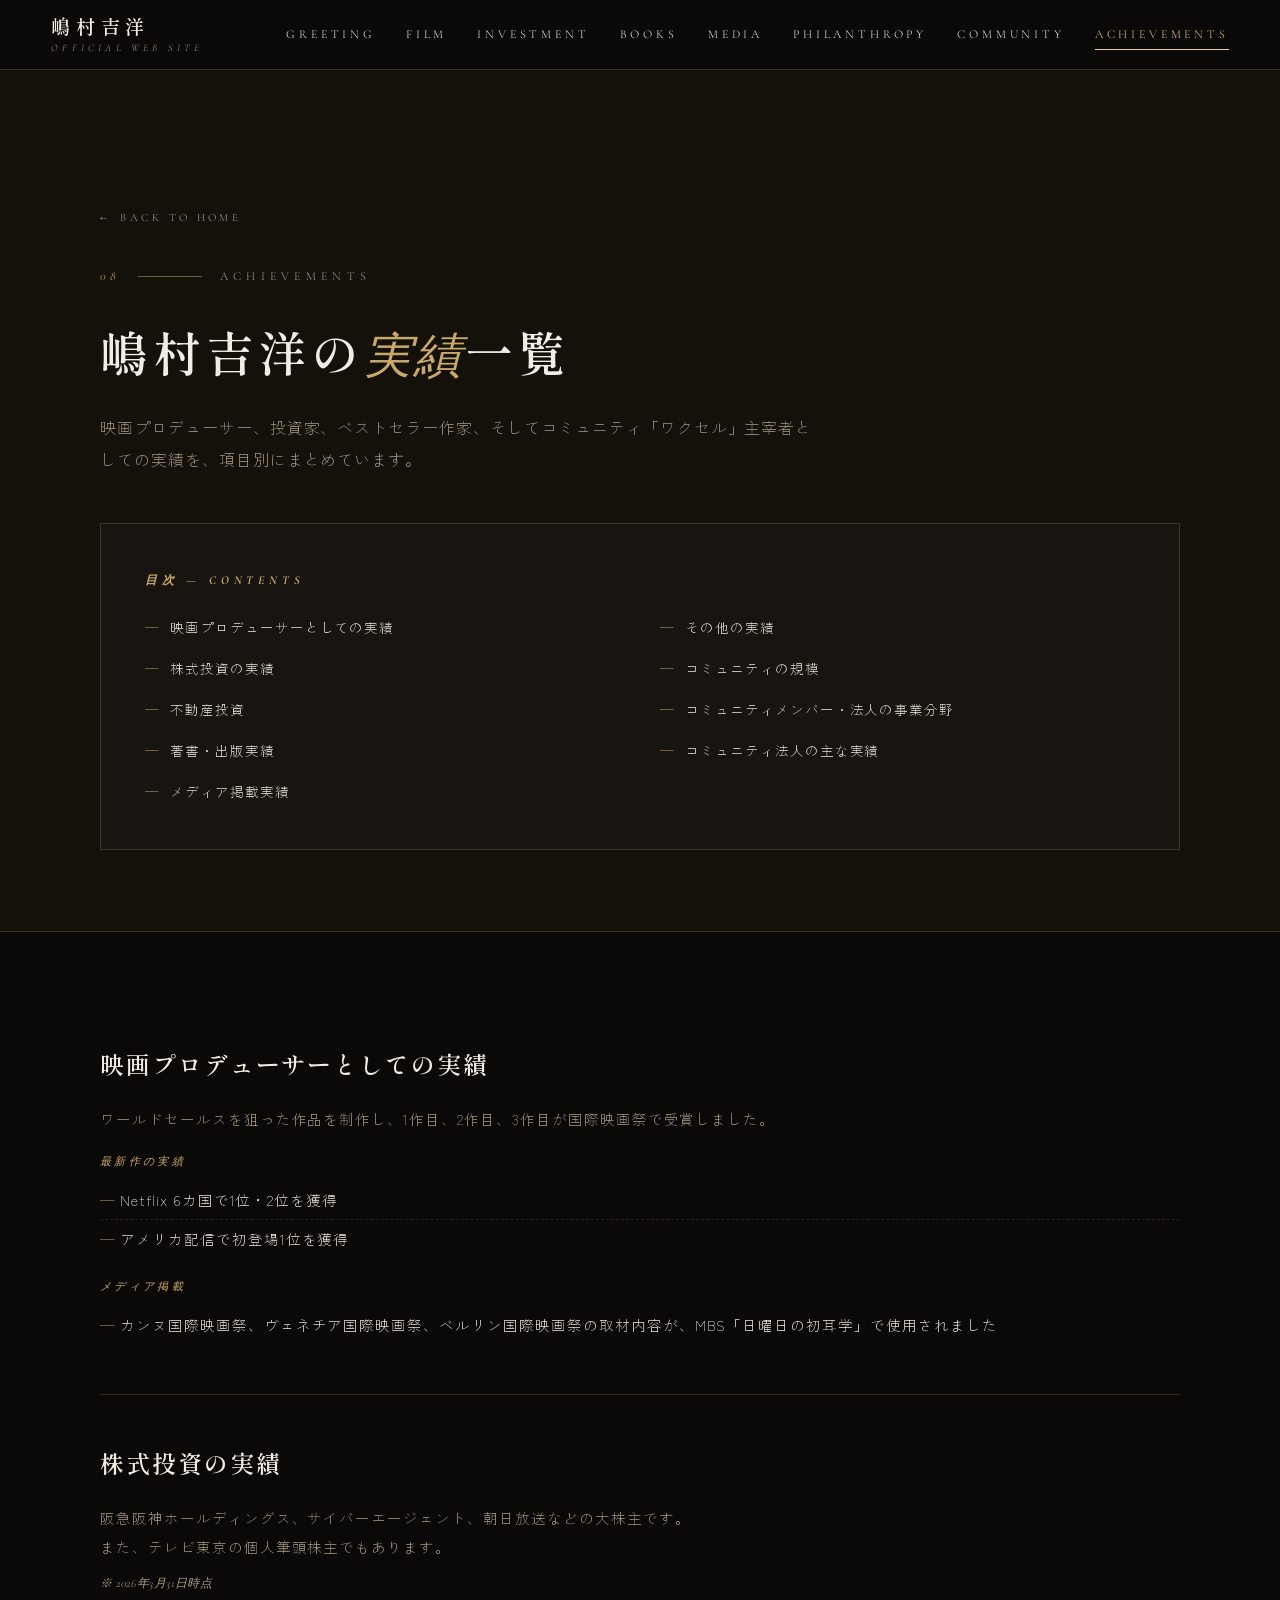
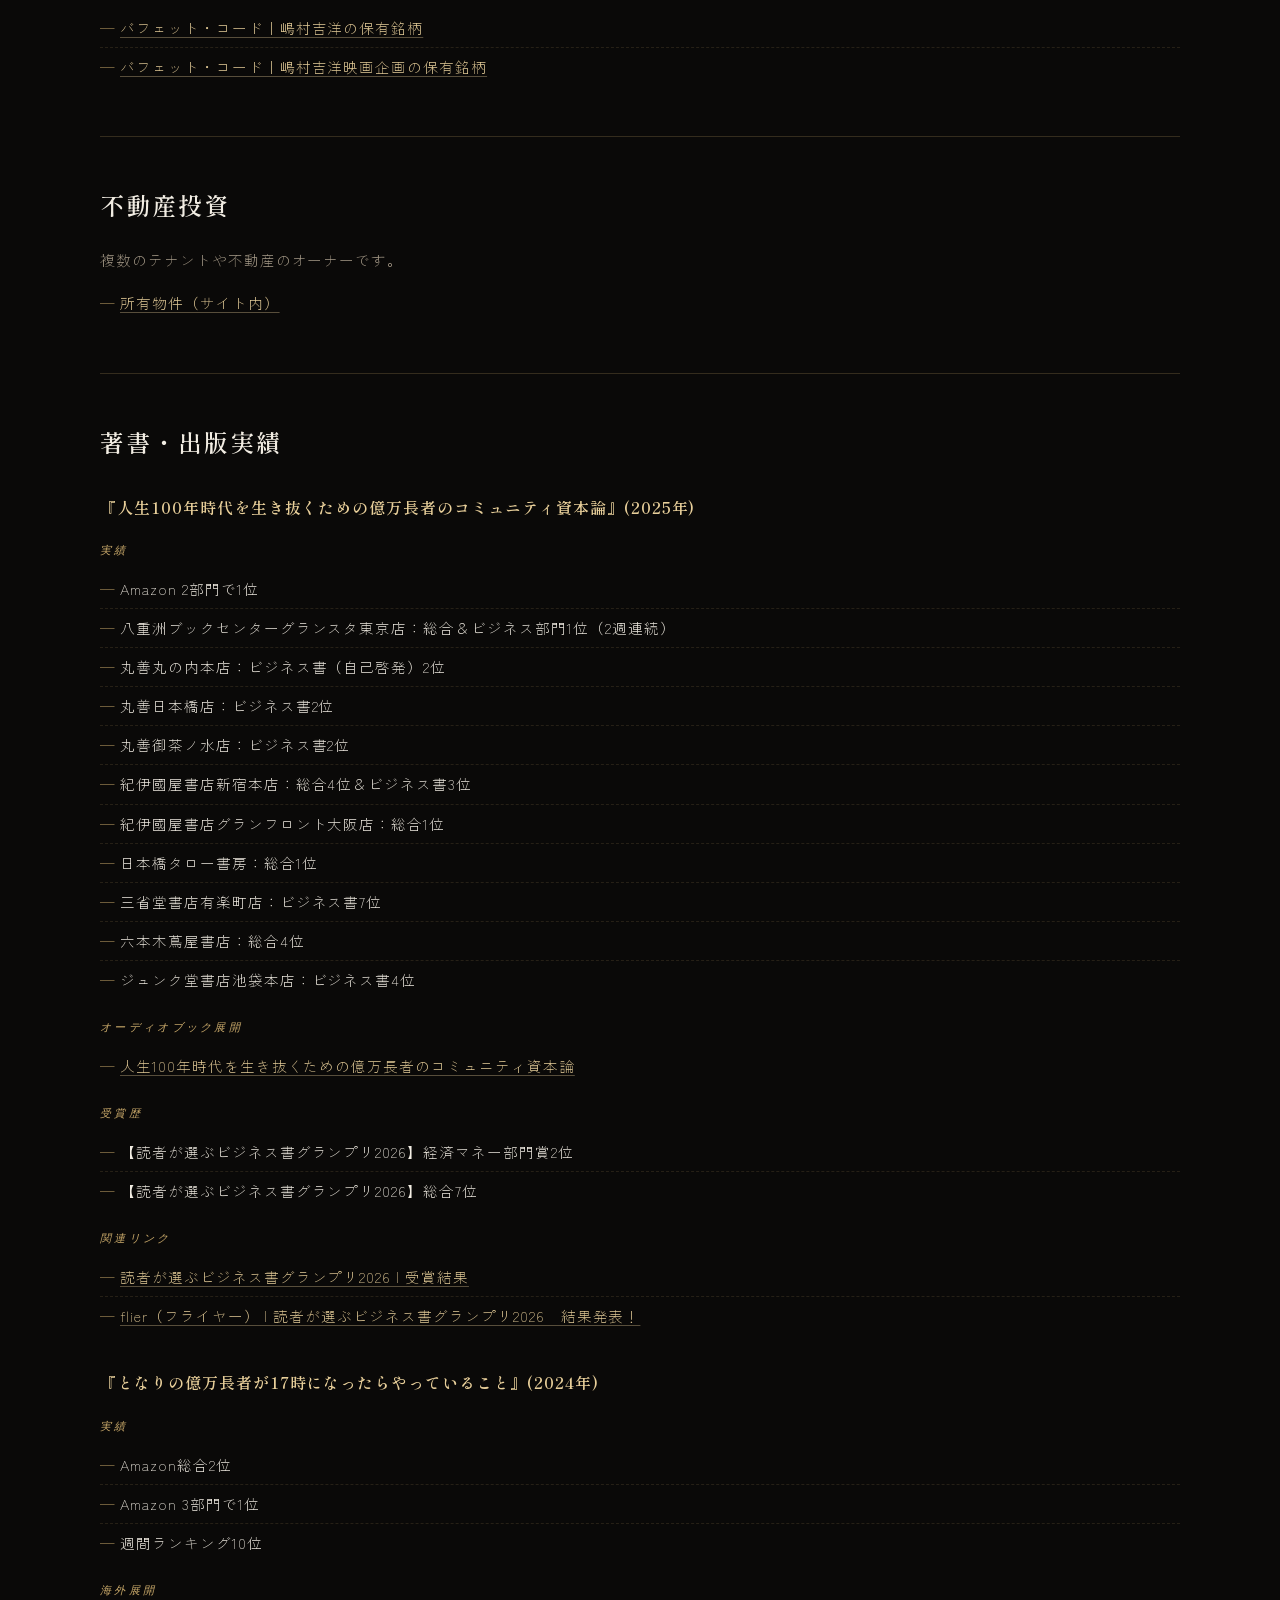
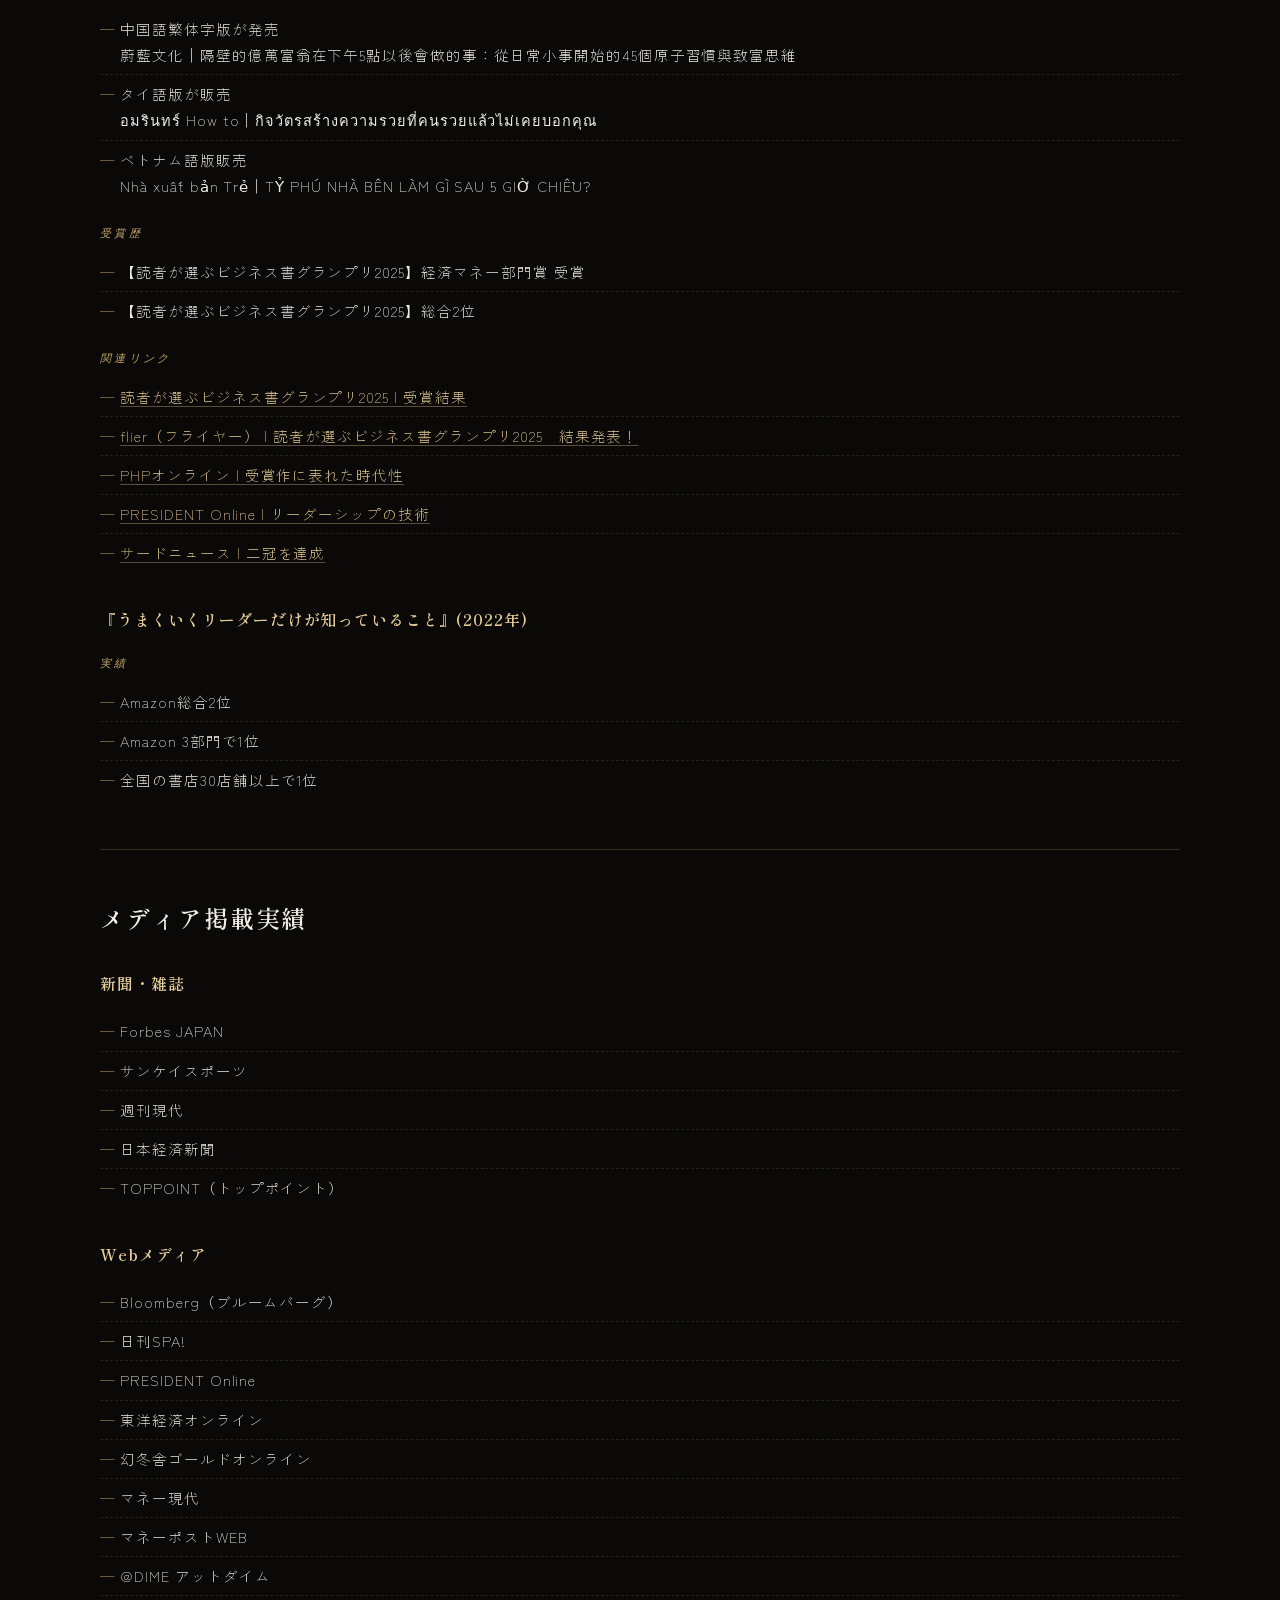
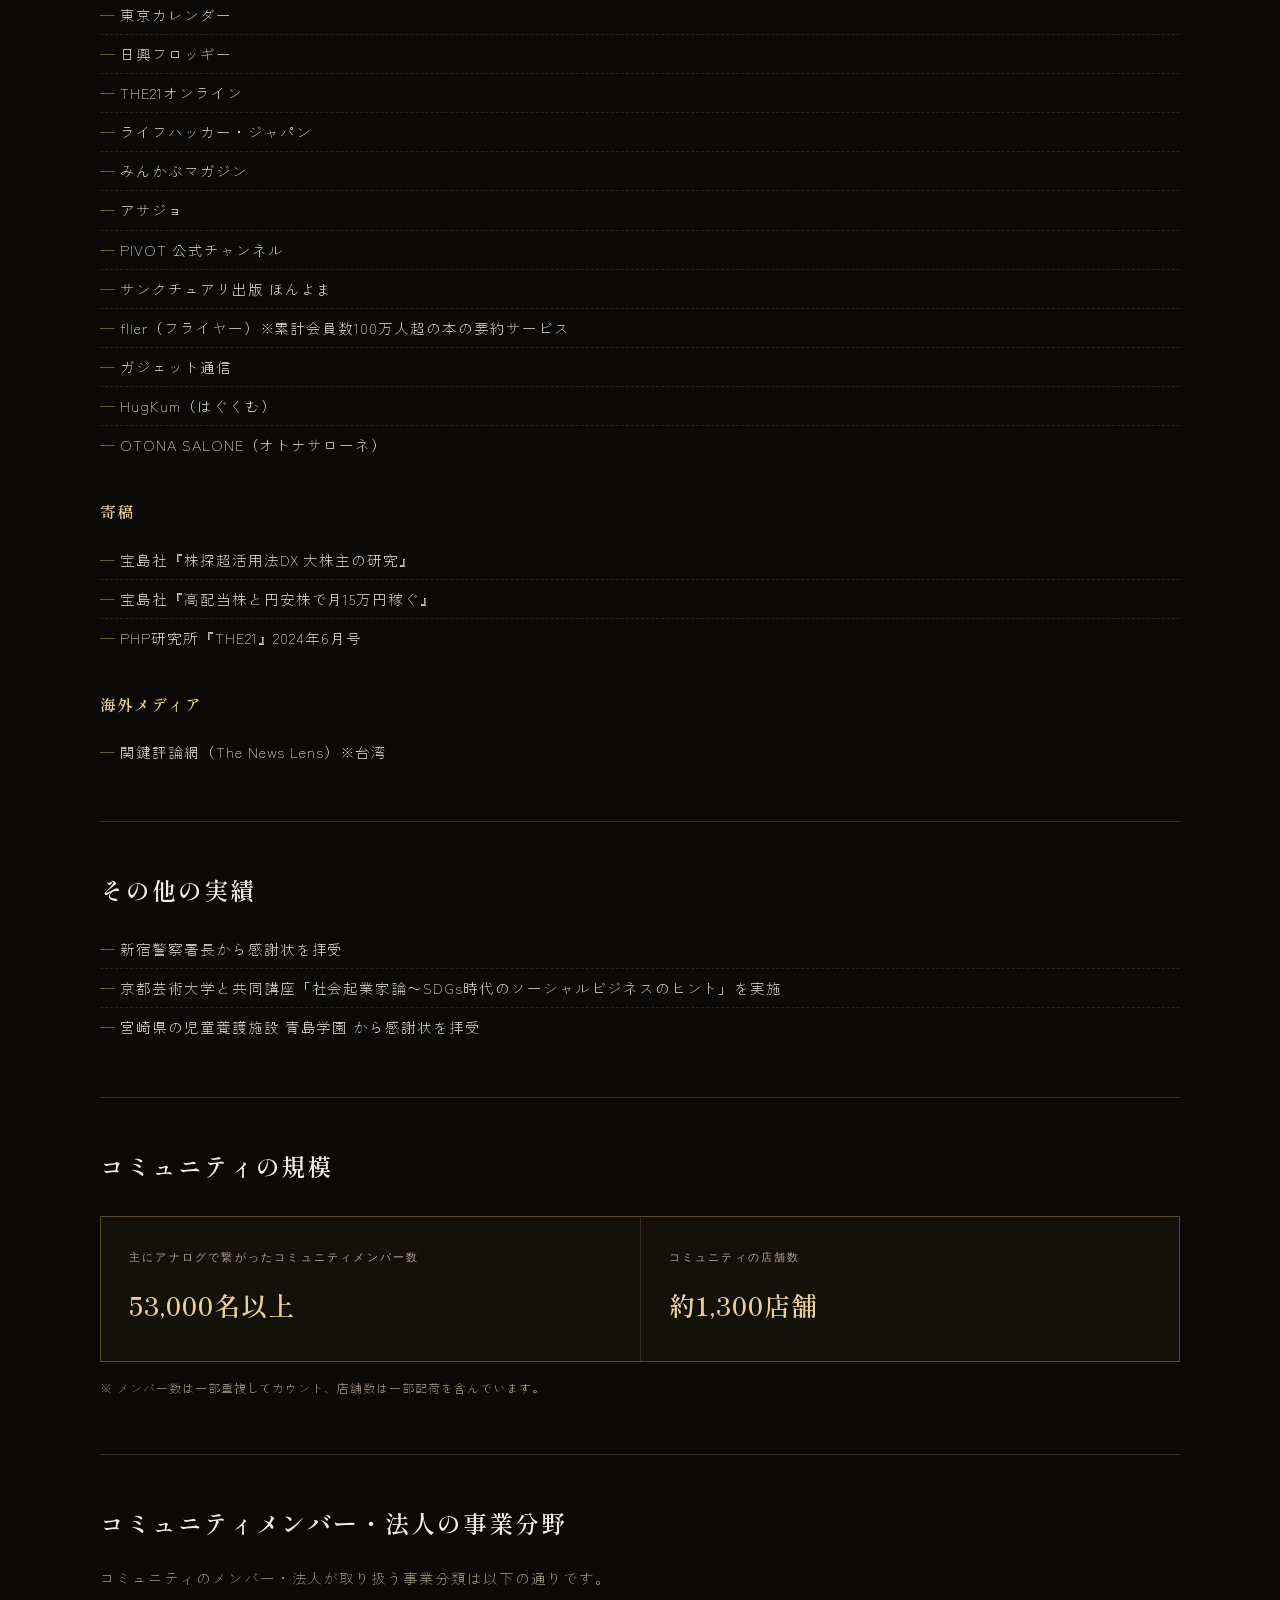
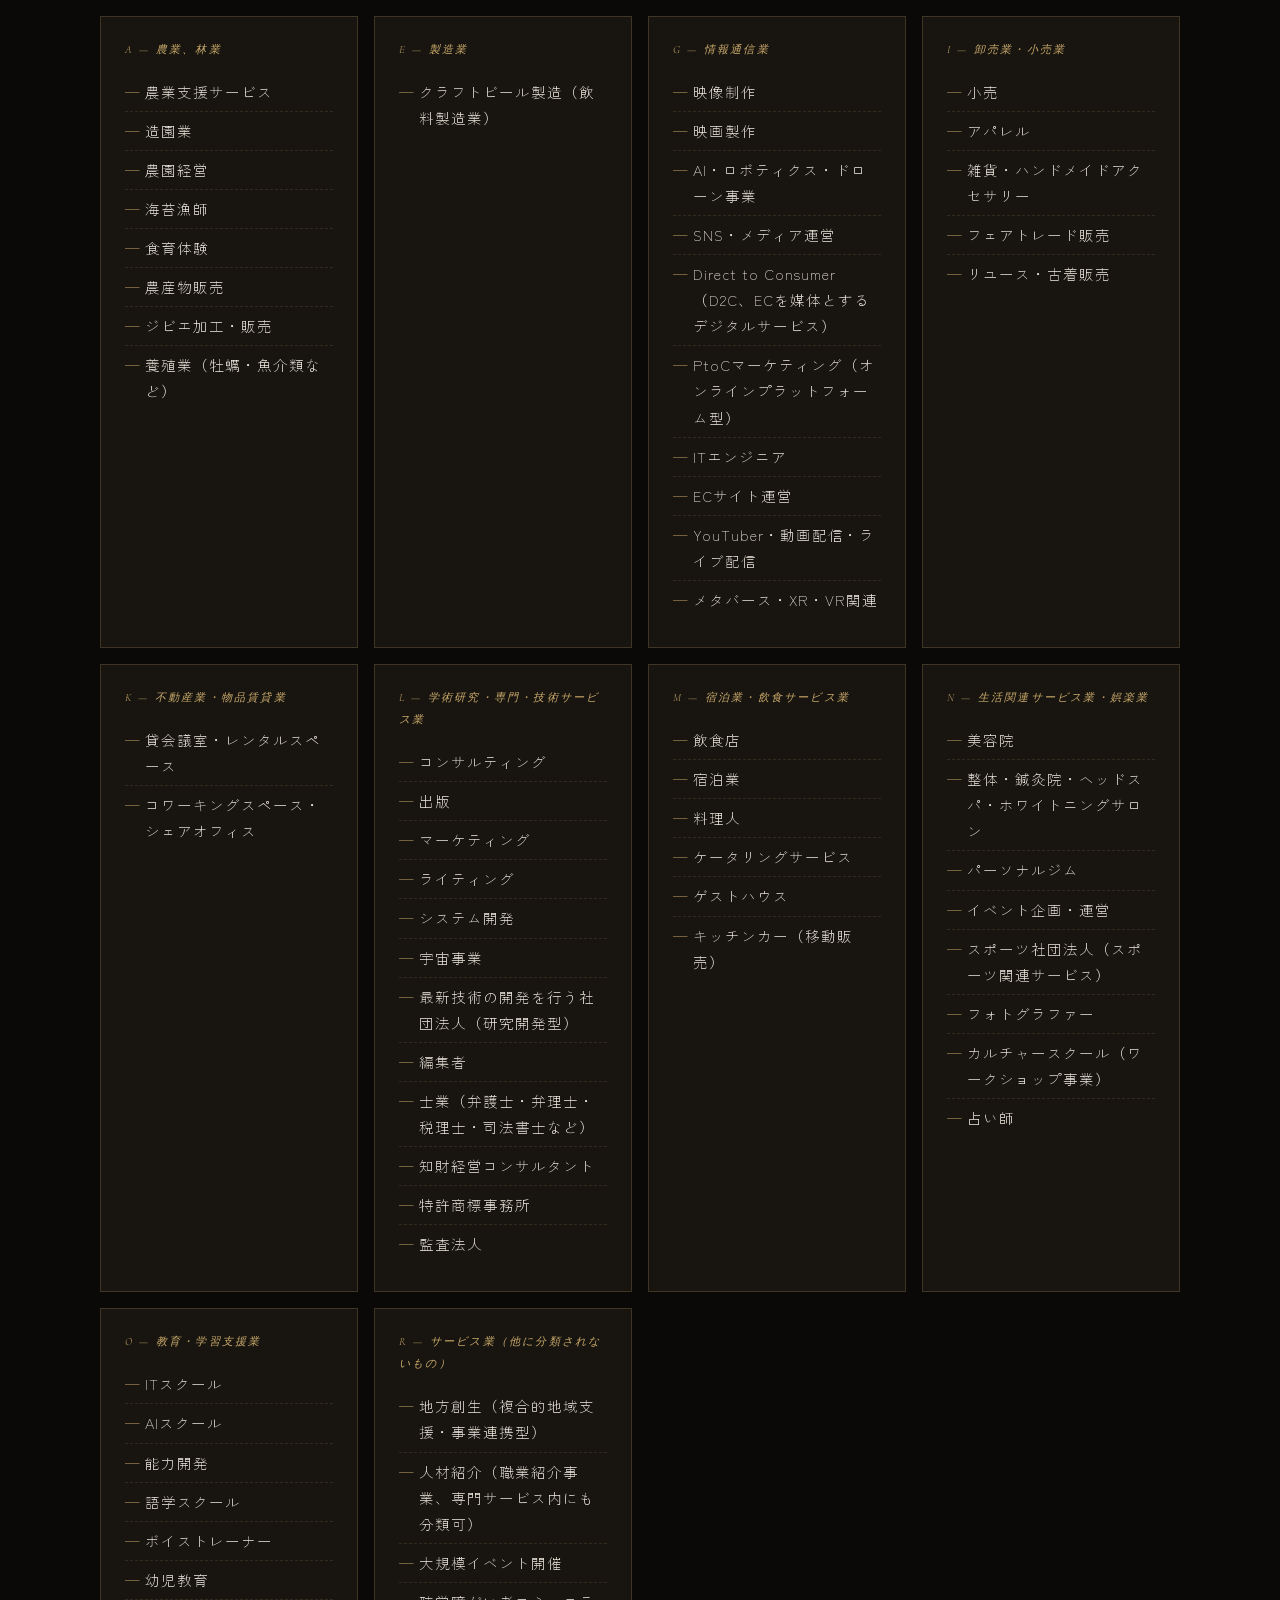
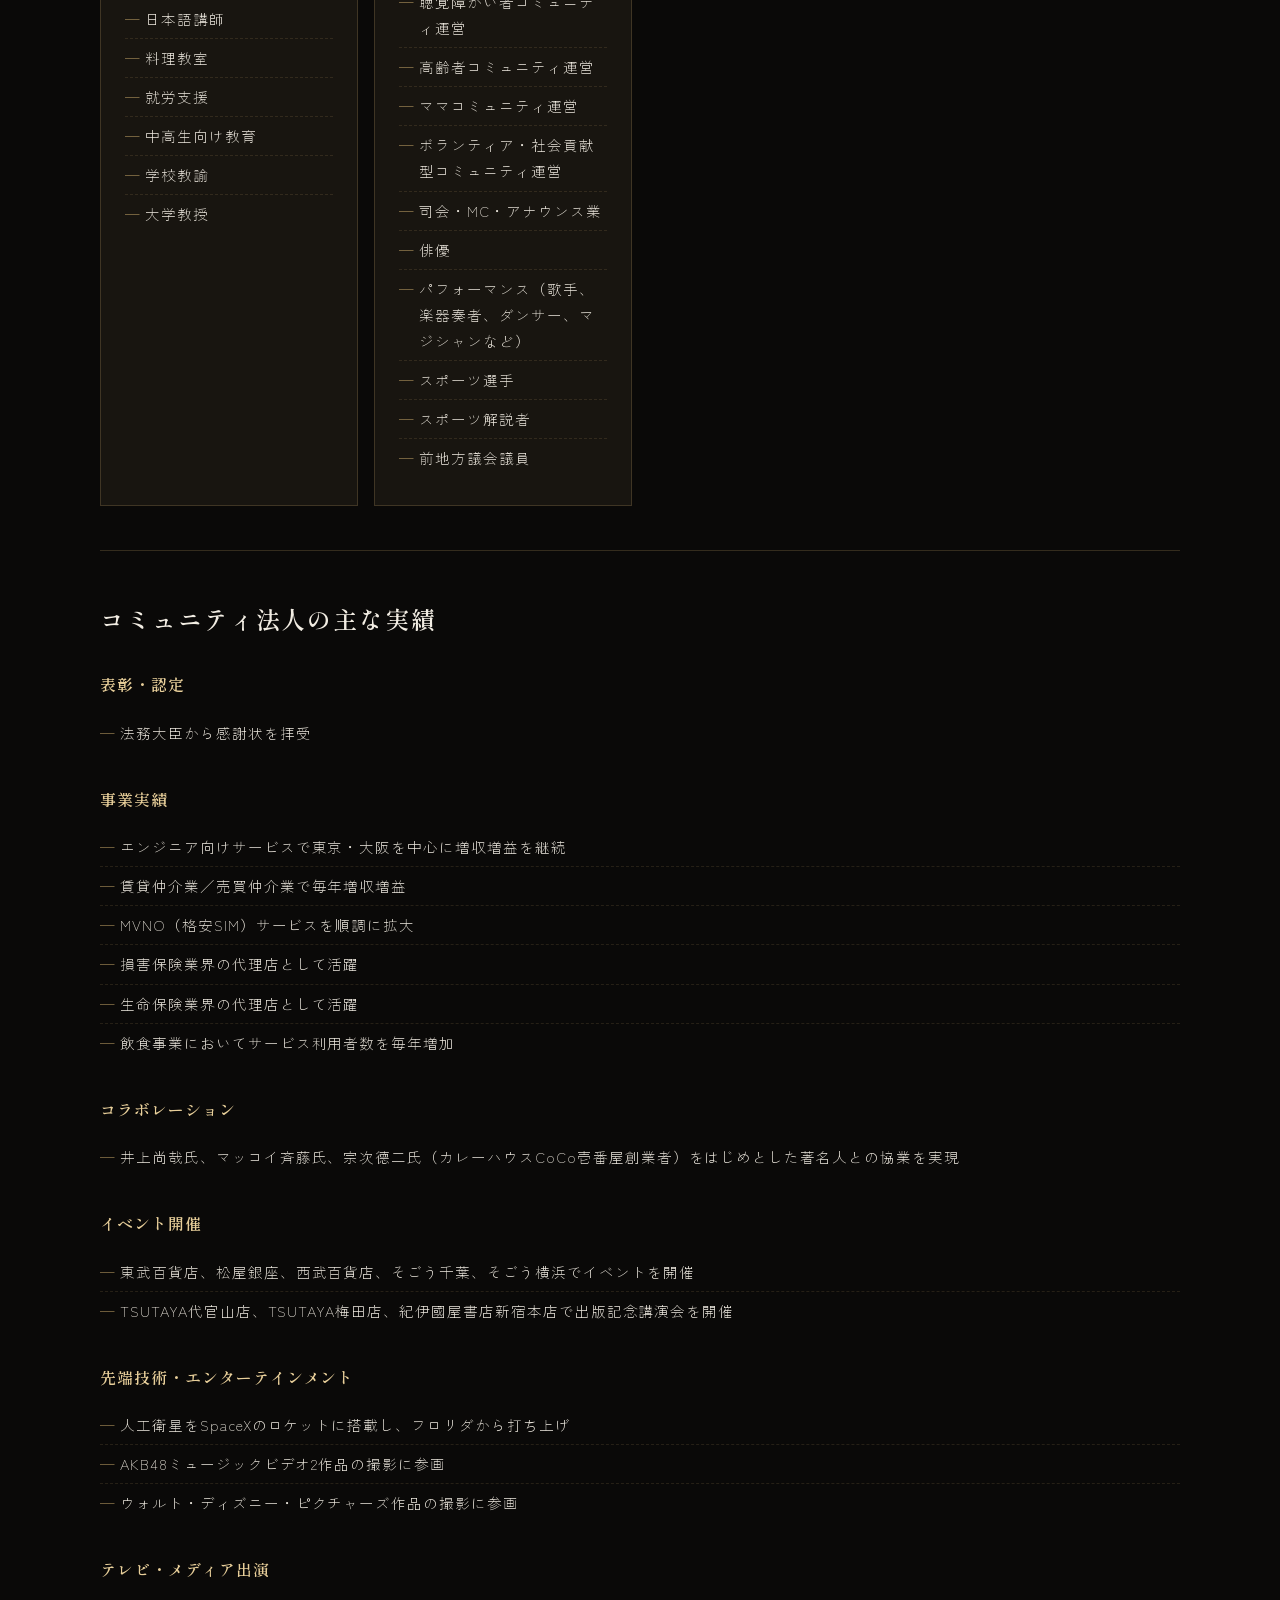
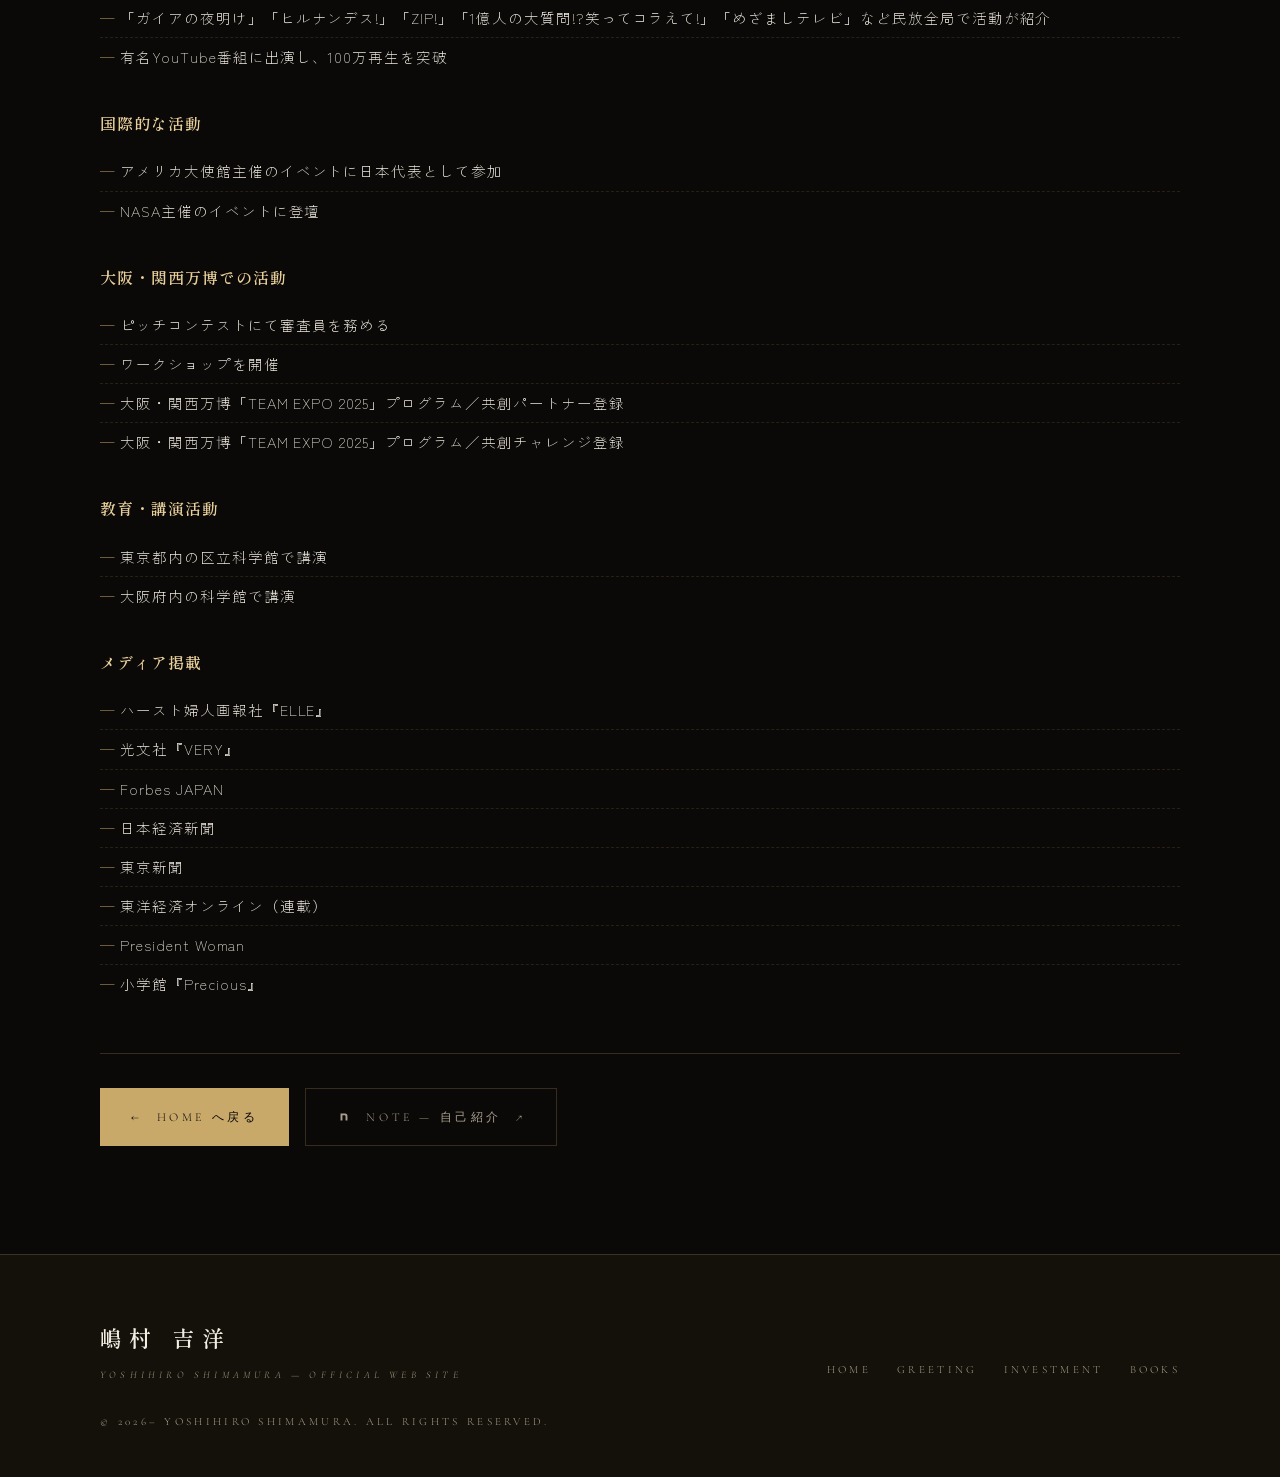
<file: docs/achievements.html>
<!DOCTYPE html>
<html lang="ja">
<head>
<meta charset="UTF-8">
<meta name="viewport" content="width=device-width, initial-scale=1">
<title>実績 — Achievements | 嶋村 吉洋 Yoshihiro Shimamura</title>
<meta name="description" content="嶋村吉洋の実績一覧。映画プロデューサー、株式投資、不動産投資、著書・出版、メディア掲載、コミュニティ「ワクセル」に関する実績をまとめています。">
<link rel="preconnect" href="https://fonts.googleapis.com">
<link rel="preconnect" href="https://fonts.gstatic.com" crossorigin>
<link href="https://fonts.googleapis.com/css2?family=Cormorant+Garamond:ital,wght@0,300;0,400;0,500;1,300;1,400&family=Shippori+Mincho+B1:wght@400;500;600;700&family=Zen+Kaku+Gothic+New:wght@300;400;500;700&display=swap" rel="stylesheet">
<link rel="stylesheet" href="css/achievements.css">
</head>
<body>

<div id="progress"></div>

<header>
  <div class="logo">嶋村吉洋<small>Official Web Site</small></div>
  <nav>
    <a href="index.html#greeting">Greeting</a>
    <a href="index.html#film">Film</a>
    <a href="index.html#investment">Investment</a>
    <a href="index.html#books">Books</a>
    <a href="index.html#media">Media</a>
    <a href="index.html#philanthropy">Philanthropy</a>
    <a href="index.html#community">Community</a>
    <a href="achievements.html" class="cur">Achievements</a>
  </nav>
  <button class="menu-btn" id="menuBtn" aria-label="メニューを開く" aria-expanded="false" aria-controls="mobileNav"><span></span><span></span><span></span></button>
</header>

<div class="mobile-nav" id="mobileNav">
  <a href="index.html#greeting">Greeting</a>
  <a href="index.html#film">Film</a>
  <a href="index.html#investment">Investment</a>
  <a href="index.html#books">Books</a>
  <a href="index.html#media">Media</a>
  <a href="index.html#philanthropy">Philanthropy</a>
  <a href="index.html#community">Community</a>
  <a href="achievements.html" class="cur">Achievements</a>
</div>

<!-- PAGE HEAD -->
<section class="pagehead" style="padding-left:clamp(22px,6vw,88px);padding-right:clamp(22px,6vw,88px)">
  <div class="container">
    <a class="back" href="index.html"><i>←</i> Back to Home</a>
    <div class="eyebrow rv"><span class="no">08</span><span class="rule"></span><span class="lab">Achievements</span></div>
    <h2 class="title rv">嶋村吉洋の<em>実績</em>一覧</h2>
    <p class="lead rv d1">映画プロデューサー、投資家、ベストセラー作家、そしてコミュニティ「ワクセル」主宰者としての実績を、項目別にまとめています。</p>

    <div class="toc rv d2" style="margin-top:48px">
      <h3>目次 — Contents</h3>
      <ol>
        <li><a href="#film">映画プロデューサーとしての実績</a></li>
        <li><a href="#invest">株式投資の実績</a></li>
        <li><a href="#realestate">不動産投資</a></li>
        <li><a href="#books">著書・出版実績</a></li>
        <li><a href="#media">メディア掲載実績</a></li>
        <li><a href="#other">その他の実績</a></li>
        <li><a href="#scale">コミュニティの規模</a></li>
        <li><a href="#fields">コミュニティメンバー・法人の事業分野</a></li>
        <li><a href="#corp">コミュニティ法人の主な実績</a></li>
      </ol>
    </div>
  </div>
</section>

<!-- CONTENT -->
<section>
  <div class="container">

    <div class="ach-block" id="film">
      <h3>映画プロデューサーとしての実績</h3>
      <p>ワールドセールスを狙った作品を制作し、1作目、2作目、3作目が国際映画祭で受賞しました。</p>
      <div class="ach-label">最新作の実績</div>
      <ul class="ach-list">
        <li>Netflix 6カ国で1位・2位を獲得</li>
        <li>アメリカ配信で初登場1位を獲得</li>
      </ul>
      <div class="ach-label">メディア掲載</div>
      <ul class="ach-list">
        <li>カンヌ国際映画祭、ヴェネチア国際映画祭、ベルリン国際映画祭の取材内容が、MBS「日曜日の初耳学」で使用されました</li>
      </ul>
    </div>

    <div class="ach-block" id="invest">
      <h3>株式投資の実績</h3>
      <p>阪急阪神ホールディングス、サイバーエージェント、朝日放送などの大株主です。<br>また、テレビ東京の個人筆頭株主でもあります。</p>
      <div class="ach-note">※ 2026年3月31日時点</div>
      <ul class="ach-list">
        <li><a href="https://www.buffett-code.com/shareholder/712ce4a10c81c7f16dd77664915bdfbb" target="_blank" rel="noopener">バフェット・コード｜嶋村吉洋の保有銘柄</a></li>
        <li><a href="https://www.buffett-code.com/shareholder/2bcb780093d4dfd647fb381578586227" target="_blank" rel="noopener">バフェット・コード｜嶋村吉洋映画企画の保有銘柄</a></li>
      </ul>
    </div>

    <div class="ach-block" id="realestate">
      <h3>不動産投資</h3>
      <p>複数のテナントや不動産のオーナーです。</p>
      <ul class="ach-list">
        <li><a href="index.html#investment">所有物件（サイト内）</a></li>
      </ul>
    </div>

    <div class="ach-block" id="books">
      <h3>著書・出版実績</h3>

      <div class="ach-sub">
        <h4>『人生100年時代を生き抜くための億万長者のコミュニティ資本論』(2025年)</h4>
        <div class="ach-label">実績</div>
        <ul class="ach-list">
          <li>Amazon 2部門で1位</li>
          <li>八重洲ブックセンターグランスタ東京店：総合＆ビジネス部門1位（2週連続）</li>
          <li>丸善丸の内本店：ビジネス書（自己啓発）2位</li>
          <li>丸善日本橋店：ビジネス書2位</li>
          <li>丸善御茶ノ水店：ビジネス書2位</li>
          <li>紀伊國屋書店新宿本店：総合4位＆ビジネス書3位</li>
          <li>紀伊國屋書店グランフロント大阪店：総合1位</li>
          <li>日本橋タロー書房：総合1位</li>
          <li>三省堂書店有楽町店：ビジネス書7位</li>
          <li>六本木蔦屋書店：総合4位</li>
          <li>ジュンク堂書店池袋本店：ビジネス書4位</li>
        </ul>
        <div class="ach-label">オーディオブック展開</div>
        <ul class="ach-list">
          <li><a href="https://x.gd/avuwR" target="_blank" rel="noopener">人生100年時代を生き抜くための億万長者のコミュニティ資本論</a></li>
        </ul>
        <div class="ach-label">受賞歴</div>
        <ul class="ach-list">
          <li>【読者が選ぶビジネス書グランプリ2026】経済マネー部門賞2位</li>
          <li>【読者が選ぶビジネス書グランプリ2026】総合7位</li>
        </ul>
        <div class="ach-label">関連リンク</div>
        <ul class="ach-list">
          <li><a href="https://entry.business-book.jp/result" target="_blank" rel="noopener">読者が選ぶビジネス書グランプリ2026 | 受賞結果</a></li>
          <li><a href="https://www.flierinc.com/column/grandprix2026" target="_blank" rel="noopener">flier（フライヤー） | 読者が選ぶビジネス書グランプリ2026　結果発表！</a></li>
        </ul>
      </div>

      <div class="ach-sub">
        <h4>『となりの億万長者が17時になったらやっていること』(2024年)</h4>
        <div class="ach-label">実績</div>
        <ul class="ach-list">
          <li>Amazon総合2位</li>
          <li>Amazon 3部門で1位</li>
          <li>週間ランキング10位</li>
        </ul>
        <div class="ach-label">海外展開</div>
        <ul class="ach-list">
          <li>中国語繁体字版が発売<br>蔚藍文化│隔壁的億萬富翁在下午5點以後會做的事：從日常小事開始的45個原子習慣與致富思維</li>
          <li>タイ語版が販売<br>อมรินทร์ How to│กิจวัตรสร้างความรวยที่คนรวยแล้วไม่เคยบอกคุณ</li>
          <li>ベトナム語版販売<br>Nhà xuất bản Trẻ│TỶ PHÚ NHÀ BÊN LÀM GÌ SAU 5 GIỜ CHIỀU?</li>
        </ul>
        <div class="ach-label">受賞歴</div>
        <ul class="ach-list">
          <li>【読者が選ぶビジネス書グランプリ2025】経済マネー部門賞 受賞</li>
          <li>【読者が選ぶビジネス書グランプリ2025】総合2位</li>
        </ul>
        <div class="ach-label">関連リンク</div>
        <ul class="ach-list">
          <li><a href="https://entry.business-book.jp/prize" target="_blank" rel="noopener">読者が選ぶビジネス書グランプリ2025 | 受賞結果</a></li>
          <li><a href="https://www.flierinc.com/column/grandprix2025" target="_blank" rel="noopener">flier（フライヤー） | 読者が選ぶビジネス書グランプリ2025　結果発表！</a></li>
          <li><a href="https://shuchi.php.co.jp/article/11888" target="_blank" rel="noopener">PHPオンライン | 受賞作に表れた時代性</a></li>
          <li><a href="https://president.jp/articles/-/92252" target="_blank" rel="noopener">PRESIDENT Online | リーダーシップの技術</a></li>
          <li><a href="https://news.3rd-in.co.jp/article/38121a7e-f3ec-11ef-acd7-9ca3ba083d71" target="_blank" rel="noopener">サードニュース | 二冠を達成</a></li>
        </ul>
      </div>

      <div class="ach-sub">
        <h4>『うまくいくリーダーだけが知っていること』(2022年)</h4>
        <div class="ach-label">実績</div>
        <ul class="ach-list">
          <li>Amazon総合2位</li>
          <li>Amazon 3部門で1位</li>
          <li>全国の書店30店舗以上で1位</li>
        </ul>
      </div>
    </div>

    <div class="ach-block" id="media">
      <h3>メディア掲載実績</h3>

      <div class="ach-sub">
        <h4>新聞・雑誌</h4>
        <ul class="ach-list">
          <li>Forbes JAPAN</li>
          <li>サンケイスポーツ</li>
          <li>週刊現代</li>
          <li>日本経済新聞</li>
          <li>TOPPOINT（トップポイント）</li>
        </ul>
      </div>
      <div class="ach-sub">
        <h4>Webメディア</h4>
        <ul class="ach-list">
          <li>Bloomberg（ブルームバーグ）</li>
          <li>日刊SPA!</li>
          <li>PRESIDENT Online</li>
          <li>東洋経済オンライン</li>
          <li>幻冬舎ゴールドオンライン</li>
          <li>マネー現代</li>
          <li>マネーポストWEB</li>
          <li>@DIME アットダイム</li>
          <li>東京カレンダー</li>
          <li>日興フロッギー</li>
          <li>THE21オンライン</li>
          <li>ライフハッカー・ジャパン</li>
          <li>みんかぶマガジン</li>
          <li>アサジョ</li>
          <li>PIVOT 公式チャンネル</li>
          <li>サンクチュアリ出版 ほんよま</li>
          <li>flier（フライヤー）※累計会員数100万人超の本の要約サービス</li>
          <li>ガジェット通信</li>
          <li>HugKum（はぐくむ）</li>
          <li>OTONA SALONE（オトナサローネ）</li>
        </ul>
      </div>
      <div class="ach-sub">
        <h4>寄稿</h4>
        <ul class="ach-list">
          <li>宝島社『株探超活用法DX 大株主の研究』</li>
          <li>宝島社『高配当株と円安株で月15万円稼ぐ』</li>
          <li>PHP研究所『THE21』2024年6月号</li>
        </ul>
      </div>
      <div class="ach-sub">
        <h4>海外メディア</h4>
        <ul class="ach-list">
          <li>関鍵評論網（The News Lens）※台湾</li>
        </ul>
      </div>
    </div>

    <div class="ach-block" id="other">
      <h3>その他の実績</h3>
      <ul class="ach-list">
        <li>新宿警察署長から感謝状を拝受</li>
        <li>京都芸術大学と共同講座「社会起業家論〜SDGs時代のソーシャルビジネスのヒント」を実施</li>
        <li>宮崎県の児童養護施設 青島学園 から感謝状を拝受</li>
      </ul>
    </div>

    <div class="ach-block" id="scale">
      <h3>コミュニティの規模</h3>
      <div class="stat2">
        <div class="s"><div class="lab2">主にアナログで繋がったコミュニティメンバー数</div><div class="val">53,000名以上</div></div>
        <div class="s"><div class="lab2">コミュニティの店舗数</div><div class="val">約1,300店舗</div></div>
      </div>
      <p style="margin-top:14px;font-size:12px;color:var(--muted)">※ メンバー数は一部重複してカウント、店舗数は一部配荷を含んでいます。</p>
    </div>

    <div class="ach-block" id="fields">
      <h3>コミュニティメンバー・法人の事業分野</h3>
      <p>コミュニティのメンバー・法人が取り扱う事業分類は以下の通りです。</p>

      <div class="ach-grid">
        <div class="ach-card">
          <span class="cat">A — 農業、林業</span>
          <ul class="ach-list">
            <li>農業支援サービス</li>
            <li>造園業</li>
            <li>農園経営</li>
            <li>海苔漁師</li>
            <li>食育体験</li>
            <li>農産物販売</li>
            <li>ジビエ加工・販売</li>
            <li>養殖業（牡蠣・魚介類など）</li>
          </ul>
        </div>
        <div class="ach-card">
          <span class="cat">E — 製造業</span>
          <ul class="ach-list">
            <li>クラフトビール製造（飲料製造業）</li>
          </ul>
        </div>
        <div class="ach-card">
          <span class="cat">G — 情報通信業</span>
          <ul class="ach-list">
            <li>映像制作</li>
            <li>映画製作</li>
            <li>AI・ロボティクス・ドローン事業</li>
            <li>SNS・メディア運営</li>
            <li>Direct to Consumer（D2C、ECを媒体とするデジタルサービス）</li>
            <li>PtoCマーケティング（オンラインプラットフォーム型）</li>
            <li>ITエンジニア</li>
            <li>ECサイト運営</li>
            <li>YouTuber・動画配信・ライブ配信</li>
            <li>メタバース・XR・VR関連</li>
          </ul>
        </div>
        <div class="ach-card">
          <span class="cat">I — 卸売業・小売業</span>
          <ul class="ach-list">
            <li>小売</li>
            <li>アパレル</li>
            <li>雑貨・ハンドメイドアクセサリー</li>
            <li>フェアトレード販売</li>
            <li>リユース・古着販売</li>
          </ul>
        </div>
        <div class="ach-card">
          <span class="cat">K — 不動産業・物品賃貸業</span>
          <ul class="ach-list">
            <li>貸会議室・レンタルスペース</li>
            <li>コワーキングスペース・シェアオフィス</li>
          </ul>
        </div>
        <div class="ach-card">
          <span class="cat">L — 学術研究・専門・技術サービス業</span>
          <ul class="ach-list">
            <li>コンサルティング</li>
            <li>出版</li>
            <li>マーケティング</li>
            <li>ライティング</li>
            <li>システム開発</li>
            <li>宇宙事業</li>
            <li>最新技術の開発を行う社団法人（研究開発型）</li>
            <li>編集者</li>
            <li>士業（弁護士・弁理士・税理士・司法書士など）</li>
            <li>知財経営コンサルタント</li>
            <li>特許商標事務所</li>
            <li>監査法人</li>
          </ul>
        </div>
        <div class="ach-card">
          <span class="cat">M — 宿泊業・飲食サービス業</span>
          <ul class="ach-list">
            <li>飲食店</li>
            <li>宿泊業</li>
            <li>料理人</li>
            <li>ケータリングサービス</li>
            <li>ゲストハウス</li>
            <li>キッチンカー（移動販売）</li>
          </ul>
        </div>
        <div class="ach-card">
          <span class="cat">N — 生活関連サービス業・娯楽業</span>
          <ul class="ach-list">
            <li>美容院</li>
            <li>整体・鍼灸院・ヘッドスパ・ホワイトニングサロン</li>
            <li>パーソナルジム</li>
            <li>イベント企画・運営</li>
            <li>スポーツ社団法人（スポーツ関連サービス）</li>
            <li>フォトグラファー</li>
            <li>カルチャースクール（ワークショップ事業）</li>
            <li>占い師</li>
          </ul>
        </div>
        <div class="ach-card">
          <span class="cat">O — 教育・学習支援業</span>
          <ul class="ach-list">
            <li>ITスクール</li>
            <li>AIスクール</li>
            <li>能力開発</li>
            <li>語学スクール</li>
            <li>ボイストレーナー</li>
            <li>幼児教育</li>
            <li>日本語講師</li>
            <li>料理教室</li>
            <li>就労支援</li>
            <li>中高生向け教育</li>
            <li>学校教諭</li>
            <li>大学教授</li>
          </ul>
        </div>
        <div class="ach-card">
          <span class="cat">R — サービス業（他に分類されないもの）</span>
          <ul class="ach-list">
            <li>地方創生（複合的地域支援・事業連携型）</li>
            <li>人材紹介（職業紹介事業、専門サービス内にも分類可）</li>
            <li>大規模イベント開催</li>
            <li>聴覚障がい者コミュニティ運営</li>
            <li>高齢者コミュニティ運営</li>
            <li>ママコミュニティ運営</li>
            <li>ボランティア・社会貢献型コミュニティ運営</li>
            <li>司会・MC・アナウンス業</li>
            <li>俳優</li>
            <li>パフォーマンス（歌手、楽器奏者、ダンサー、マジシャンなど）</li>
            <li>スポーツ選手</li>
            <li>スポーツ解説者</li>
            <li>前地方議会議員</li>
          </ul>
        </div>
      </div>
    </div>

    <div class="ach-block" id="corp">
      <h3>コミュニティ法人の主な実績</h3>

      <div class="ach-sub">
        <h4>表彰・認定</h4>
        <ul class="ach-list"><li>法務大臣から感謝状を拝受</li></ul>
      </div>
      <div class="ach-sub">
        <h4>事業実績</h4>
        <ul class="ach-list">
          <li>エンジニア向けサービスで東京・大阪を中心に増収増益を継続</li>
          <li>賃貸仲介業／売買仲介業で毎年増収増益</li>
          <li>MVNO（格安SIM）サービスを順調に拡大</li>
          <li>損害保険業界の代理店として活躍</li>
          <li>生命保険業界の代理店として活躍</li>
          <li>飲食事業においてサービス利用者数を毎年増加</li>
        </ul>
      </div>
      <div class="ach-sub">
        <h4>コラボレーション</h4>
        <ul class="ach-list"><li>井上尚哉氏、マッコイ斉藤氏、宗次德二氏（カレーハウスCoCo壱番屋創業者）をはじめとした著名人との協業を実現</li></ul>
      </div>
      <div class="ach-sub">
        <h4>イベント開催</h4>
        <ul class="ach-list">
          <li>東武百貨店、松屋銀座、西武百貨店、そごう千葉、そごう横浜でイベントを開催</li>
          <li>TSUTAYA代官山店、TSUTAYA梅田店、紀伊國屋書店新宿本店で出版記念講演会を開催</li>
        </ul>
      </div>
      <div class="ach-sub">
        <h4>先端技術・エンターテインメント</h4>
        <ul class="ach-list">
          <li>人工衛星をSpaceXのロケットに搭載し、フロリダから打ち上げ</li>
          <li>AKB48ミュージックビデオ2作品の撮影に参画</li>
          <li>ウォルト・ディズニー・ピクチャーズ作品の撮影に参画</li>
        </ul>
      </div>
      <div class="ach-sub">
        <h4>テレビ・メディア出演</h4>
        <ul class="ach-list">
          <li>「ガイアの夜明け」「ヒルナンデス!」「ZIP!」「1億人の大質問!?笑ってコラえて!」「めざましテレビ」など民放全局で活動が紹介</li>
          <li>有名YouTube番組に出演し、100万再生を突破</li>
        </ul>
      </div>
      <div class="ach-sub">
        <h4>国際的な活動</h4>
        <ul class="ach-list">
          <li>アメリカ大使館主催のイベントに日本代表として参加</li>
          <li>NASA主催のイベントに登壇</li>
        </ul>
      </div>
      <div class="ach-sub">
        <h4>大阪・関西万博での活動</h4>
        <ul class="ach-list">
          <li>ピッチコンテストにて審査員を務める</li>
          <li>ワークショップを開催</li>
          <li>大阪・関西万博「TEAM EXPO 2025」プログラム／共創パートナー登録</li>
          <li>大阪・関西万博「TEAM EXPO 2025」プログラム／共創チャレンジ登録</li>
        </ul>
      </div>
      <div class="ach-sub">
        <h4>教育・講演活動</h4>
        <ul class="ach-list">
          <li>東京都内の区立科学館で講演</li>
          <li>大阪府内の科学館で講演</li>
        </ul>
      </div>
      <div class="ach-sub">
        <h4>メディア掲載</h4>
        <ul class="ach-list">
          <li>ハースト婦人画報社『ELLE』</li>
          <li>光文社『VERY』</li>
          <li>Forbes JAPAN</li>
          <li>日本経済新聞</li>
          <li>東京新聞</li>
          <li>東洋経済オンライン（連載）</li>
          <li>President Woman</li>
          <li>小学館『Precious』</li>
        </ul>
      </div>
    </div>

    <div class="srclinks">
      <a class="btn primary" href="index.html"><span class="ar">←</span><span>Home へ戻る</span></a>
      <a class="btn ext" href="https://note.com/team_building/n/n8a2f4b900942" target="_blank" rel="noopener"><span class="icon"><svg viewBox="0 0 493 493"><path d="m139.57,142.06c41.19,0,97.6-2.09,138.1-1.04,54.34,1.39,74.76,25.06,75.45,83.53.69,33.06,0,127.73,0,127.73h-58.79c0-82.83.35-96.5,0-122.6-.69-22.97-7.25-33.92-24.9-36.01-18.69-2.09-71.07-.35-71.07-.35v158.96h-58.79v-210.22Z" fill="currentColor"/></svg></span><span>note — 自己紹介</span><span class="ar">↗</span></a>
    </div>

  </div>
</section>

<footer>
  <div class="frow">
    <div class="fname">嶋村 吉洋<small>Yoshihiro Shimamura — Official Web Site</small></div>
    <nav style="display:flex;gap:26px;flex-wrap:wrap">
      <a href="index.html" style="font-family:var(--serif-en);font-size:11px;letter-spacing:.3em;text-transform:uppercase;color:var(--muted)">Home</a>
      <a href="index.html#greeting" style="font-family:var(--serif-en);font-size:11px;letter-spacing:.3em;text-transform:uppercase;color:var(--muted)">Greeting</a>
      <a href="index.html#investment" style="font-family:var(--serif-en);font-size:11px;letter-spacing:.3em;text-transform:uppercase;color:var(--muted)">Investment</a>
      <a href="index.html#books" style="font-family:var(--serif-en);font-size:11px;letter-spacing:.3em;text-transform:uppercase;color:var(--muted)">Books</a>
    </nav>
  </div>
  <div class="cr">© 2026– Yoshihiro Shimamura. All Rights Reserved.</div>
</footer>

<script src="js/achievements.js"></script>
</body>
</html>
</file>
<file: docs/css/achievements.css>
:root{
  --ink:#0a0908;
  --raised:#131109;
  --panel:#181510;
  --gold:#c9a96a;
  --gold-bright:#e8cf9a;
  --ivory:#f2ede3;
  --muted:#ab9f8c;
  --line:rgba(201,169,106,.22);
  --serif-en:'Cormorant Garamond',serif;
  --serif-jp:'Shippori Mincho B1',serif;
  --sans:'Zen Kaku Gothic New',sans-serif;
}
*{margin:0;padding:0;box-sizing:border-box}
html{scroll-behavior:smooth}
body{
  background:var(--ink);
  color:var(--ivory);
  font-family:var(--sans);
  font-weight:300;
  line-height:2;
  letter-spacing:.06em;
  overflow-x:hidden;
}
::selection{background:var(--gold);color:var(--ink)}
img{max-width:100%;display:block}
a{color:inherit;text-decoration:none}

/* ---------- progress ---------- */
#progress{position:fixed;top:0;left:0;height:2px;width:0;background:linear-gradient(90deg,var(--gold),var(--gold-bright));z-index:1500}

/* ---------- header (solid variant for text pages) ---------- */
header{position:fixed;top:0;left:0;right:0;z-index:1200;display:flex;align-items:center;justify-content:space-between;
  padding:14px clamp(20px,4vw,56px);background:rgba(10,9,8,.9);backdrop-filter:blur(6px);
  border-bottom:1px solid var(--line);transition:padding .4s}
header .logo{font-family:var(--serif-jp);font-size:19px;letter-spacing:.3em;font-weight:600;line-height:1.3}
header .logo small{display:block;font-family:var(--serif-en);font-style:italic;font-weight:300;font-size:10px;letter-spacing:.42em;color:var(--muted);margin-top:2px;text-transform:uppercase;line-height:1.4}
nav{display:flex;align-items:center;gap:30px}
nav a{font-family:var(--serif-en);font-size:12px;letter-spacing:.32em;text-transform:uppercase;position:relative;padding:4px 0;color:var(--ivory)}
nav a::after{content:"";position:absolute;left:0;bottom:0;width:100%;height:1px;background:var(--gold);transform:scaleX(0);transform-origin:right;transition:transform .45s cubic-bezier(.77,0,.18,1)}
nav a:hover::after{transform:scaleX(1);transform-origin:left}
nav a.cur{color:var(--gold-bright)}
nav a.cur::after{transform:scaleX(1);background:var(--gold-bright)}
@media(max-width:860px){nav{display:none}}

/* ---------- mobile menu ---------- */
.menu-btn{display:none;flex-direction:column;justify-content:center;align-items:center;gap:5px;width:36px;height:36px;
  background:none;border:none;padding:0;cursor:pointer;position:relative}
.menu-btn span{display:block;width:24px;height:2px;background:var(--ivory);transition:transform .3s ease,opacity .3s ease}
.menu-btn.active span:nth-child(1){transform:translateY(7px) rotate(45deg)}
.menu-btn.active span:nth-child(2){opacity:0}
.menu-btn.active span:nth-child(3){transform:translateY(-7px) rotate(-45deg)}
@media(max-width:860px){.menu-btn{display:flex}}

.mobile-nav{position:fixed;inset:0;z-index:1150;background:var(--ink);display:flex;flex-direction:column;
  align-items:center;justify-content:center;gap:30px;opacity:0;visibility:hidden;pointer-events:none;transition:opacity .4s ease}
.mobile-nav.open{opacity:1;visibility:visible;pointer-events:auto}
.mobile-nav a{font-family:var(--serif-en);font-size:16px;letter-spacing:.3em;text-transform:uppercase;color:var(--ivory);transition:color .3s}
.mobile-nav a.cur{color:var(--gold-bright)}
.mobile-nav a:hover{color:var(--gold-bright)}
@media(min-width:861px){.mobile-nav{display:none}}

/* ---------- generic section ---------- */
section{position:relative;padding:clamp(70px,12vh,140px) clamp(22px,6vw,88px)}
.container{max-width:1080px;margin:0 auto;position:relative}
.eyebrow{display:flex;align-items:center;gap:18px;margin-bottom:26px}
.eyebrow .no{font-family:var(--serif-en);font-style:italic;font-size:13px;letter-spacing:.3em;color:var(--gold)}
.eyebrow .rule{flex:0 0 64px;height:1px;background:var(--gold);opacity:.5}
.eyebrow .lab{font-family:var(--serif-en);font-size:12px;letter-spacing:.44em;text-transform:uppercase;color:var(--muted)}
h2.title{font-family:var(--serif-jp);font-weight:600;font-size:clamp(28px,4vw,48px);line-height:1.5;letter-spacing:.1em;margin-bottom:18px}
h2.title em{font-family:var(--serif-en);font-style:italic;font-weight:300;color:var(--gold);letter-spacing:.05em}
.lead{max-width:720px;color:var(--muted);font-size:16px}

/* reveal */
.rv{opacity:0;transform:translateY(36px);transition:opacity 1s ease,transform 1s cubic-bezier(.22,1,.36,1)}
.rv.in{opacity:1;transform:none}
.rv.d1{transition-delay:.1s}.rv.d2{transition-delay:.2s}

/* ---------- page head ---------- */
.pagehead{padding-top:clamp(150px,22vh,220px);padding-bottom:clamp(60px,9vh,100px);background:var(--raised);border-bottom:1px solid var(--line)}
.pagehead .back{display:inline-flex;align-items:center;gap:10px;font-family:var(--serif-en);font-size:11px;letter-spacing:.3em;text-transform:uppercase;color:var(--muted);margin-bottom:34px;transition:color .3s}
.pagehead .back:hover{color:var(--gold)}
.pagehead .back i{font-style:normal}

/* ---------- table of contents ---------- */
.toc{background:var(--panel);border:1px solid var(--line);padding:clamp(28px,4vw,44px)}
.toc h3{font-family:var(--serif-en);font-style:italic;font-size:12px;letter-spacing:.4em;text-transform:uppercase;color:var(--gold);margin-bottom:22px}
.toc ol{list-style:none;column-count:2;column-gap:40px}
@media(max-width:700px){.toc ol{column-count:1}}
.toc li{break-inside:avoid;margin-bottom:14px}
.toc a{font-size:13.5px;color:var(--ivory);display:flex;gap:10px;transition:color .3s,transform .3s}
.toc a::before{content:"—";color:var(--gold)}
.toc a:hover{color:var(--gold-bright);transform:translateX(4px)}

/* ---------- achievement blocks ---------- */
.ach-block{padding:44px 0;border-bottom:1px solid var(--line)}
.ach-block:first-child{padding-top:0}
.ach-block:last-child{border-bottom:none}
.ach-block h3{font-family:var(--serif-jp);font-size:clamp(19px,2.2vw,24px);font-weight:600;letter-spacing:.08em;margin-bottom:16px}
.ach-block>p{color:var(--muted);font-size:14.5px;max-width:720px;margin-bottom:10px}
.ach-note{font-family:var(--serif-en);font-style:italic;font-size:12px;color:var(--muted);letter-spacing:.05em;margin-bottom:14px}

.ach-sub{margin-top:32px}
.ach-sub:first-of-type{margin-top:26px}
.ach-sub h4{font-family:var(--serif-jp);font-size:16px;font-weight:600;letter-spacing:.06em;line-height:1.9;margin-bottom:14px;color:var(--gold-bright)}

.ach-label{font-family:var(--serif-en);font-size:11px;font-style:italic;letter-spacing:.3em;text-transform:uppercase;color:var(--gold);margin:18px 0 8px}

.ach-list{list-style:none;margin-bottom:6px}
.ach-list li{font-size:14.5px;color:var(--ivory);padding:6px 0 6px 20px;border-bottom:1px dashed rgba(201,169,106,.14);position:relative;line-height:1.8}
.ach-list li:last-child{border-bottom:none}
.ach-list li::before{content:"—";position:absolute;left:0;color:var(--gold)}
.ach-list li a{color:var(--gold-bright);text-decoration:underline;text-decoration-color:rgba(232,207,154,.35);text-underline-offset:3px}
.ach-list li a:hover{text-decoration-color:var(--gold-bright)}

.ach-grid{display:grid;grid-template-columns:repeat(auto-fill,minmax(230px,1fr));gap:16px;margin-top:24px}
.ach-card{border:1px solid var(--line);padding:22px 24px;background:var(--panel)}
.ach-card .cat{font-family:var(--serif-en);font-style:italic;font-size:11px;letter-spacing:.2em;color:var(--gold);margin-bottom:12px;display:block}

.stat2{display:grid;grid-template-columns:repeat(auto-fit,minmax(240px,1fr));gap:1px;background:var(--line);border:1px solid var(--line);margin-top:26px}
.stat2 .s{background:var(--raised);padding:30px 28px}
.stat2 .s .lab2{font-family:var(--serif-en);font-size:11px;letter-spacing:.2em;text-transform:uppercase;color:var(--muted);margin-bottom:10px}
.stat2 .s .val{font-family:var(--serif-jp);font-size:clamp(20px,2.2vw,26px);font-weight:600;color:var(--gold-bright)}

.srclinks{margin-top:34px;display:flex;flex-wrap:wrap;gap:16px}
.btn{display:inline-flex;align-items:center;gap:14px;border:1px solid var(--line);padding:16px 30px;
  font-family:var(--serif-en);font-size:12px;letter-spacing:.3em;text-transform:uppercase;position:relative;overflow:hidden;transition:color .5s}
.btn::before{content:"";position:absolute;inset:0;background:var(--gold);transform:scaleX(0);transform-origin:right;transition:transform .5s cubic-bezier(.77,0,.18,1);z-index:0}
.btn:hover::before{transform:scaleX(1);transform-origin:left}
.btn:hover{color:var(--ink)}
.btn span{position:relative;z-index:1}
.btn .ar{position:relative;z-index:1;transition:transform .4s}
.btn:hover .ar{transform:translateX(6px)}

.btn.primary{background:var(--gold);border-color:var(--gold);color:var(--ink)}
.btn.primary::before{background:var(--gold-bright)}
.btn.primary .ar{transform:none}
.btn.primary:hover .ar{transform:translateX(-6px)}

.btn.ext{border-color:var(--line);color:var(--muted)}
.btn.ext .site{font-size:10px;letter-spacing:.2em;color:var(--muted);opacity:.8}
.btn.ext:hover .site{color:var(--ink)}
.btn.ext .ar{transform:none}
.btn.ext:hover .ar{transform:translate(4px,-4px)}
.btn .icon{position:relative;z-index:1;display:inline-flex;align-items:center;justify-content:center}
.btn .icon svg{width:16px;height:16px;display:block}

/* ---------- footer ---------- */
footer{border-top:1px solid var(--line);padding:60px clamp(22px,6vw,88px) 44px;background:var(--raised)}
footer .frow{max-width:1080px;margin:0 auto;display:flex;flex-wrap:wrap;justify-content:space-between;gap:30px;align-items:flex-end}
footer .fname{font-family:var(--serif-jp);font-size:22px;letter-spacing:.34em;font-weight:600}
footer .fname small{display:block;font-family:var(--serif-en);font-style:italic;font-weight:300;font-size:10px;letter-spacing:.42em;color:var(--muted);margin-top:6px;text-transform:uppercase}
footer .cr{max-width:1080px;margin:26px auto 0;font-family:var(--serif-en);font-size:11px;letter-spacing:.3em;color:var(--muted);text-transform:uppercase}

@media (prefers-reduced-motion: reduce){
  *,*::before,*::after{animation-duration:.01ms!important;animation-iteration-count:1!important;transition-duration:.01ms!important}
  html{scroll-behavior:auto}
  .rv{opacity:1;transform:none}
}
</file>
